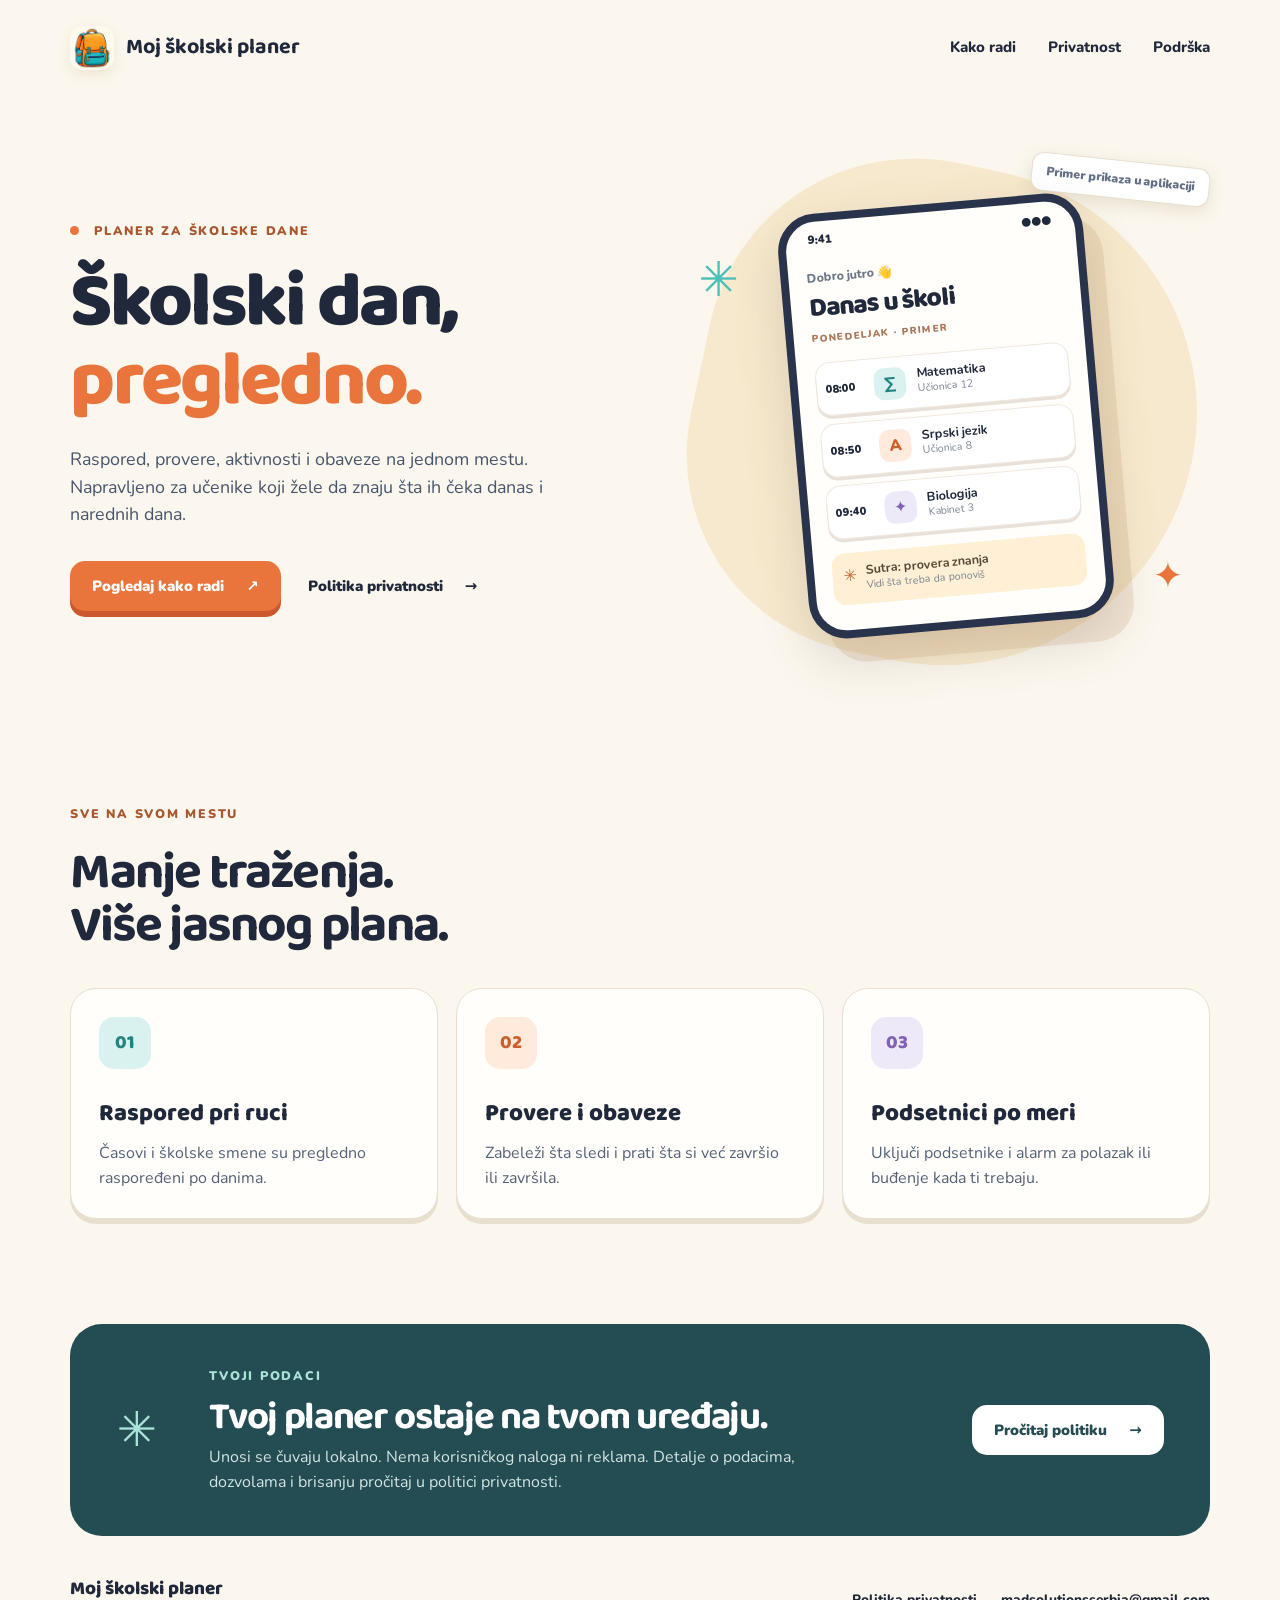
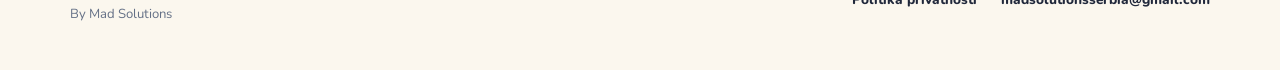
<file: index.html>
<!doctype html>
<html lang="sr">
<head>
  <meta charset="utf-8">
  <meta name="viewport" content="width=device-width, initial-scale=1">
  <meta name="theme-color" content="#fbf7ee">
  <meta name="description" content="Moj školski planer pomaže učenicima da na jednom mestu prate raspored, provere, aktivnosti i obaveze.">
  <title>Moj školski planer · Školski dan, pregledno</title>
  <link rel="icon" type="image/png" href="./icon-192.png">
  <link rel="stylesheet" href="./styles.css">
</head>
<body>
  <div class="site-shell">
    <header class="site-header">
      <a class="brand" href="./" aria-label="Moj školski planer, početna">
        <img src="./icon-192.png" width="44" height="44" alt="">
        <span>Moj školski planer</span>
      </a>
      <nav aria-label="Glavna navigacija">
        <a href="#kako-radi">Kako radi</a>
        <a href="./privatnost/">Privatnost</a>
        <a href="mailto:madsolutionsserbia@gmail.com">Podrška</a>
      </nav>
    </header>

    <main>
      <section class="hero" aria-labelledby="hero-title">
        <div class="hero-copy">
          <p class="eyebrow"><span class="eyebrow-dot"></span> Planer za školske dane</p>
          <h1 id="hero-title">Školski dan,<br><em>pregledno.</em></h1>
          <p class="lead">Raspored, provere, aktivnosti i obaveze na jednom mestu. Napravljeno za učenike koji žele da znaju šta ih čeka danas i narednih dana.</p>
          <div class="hero-actions">
            <a class="button button-primary" href="#kako-radi">Pogledaj kako radi <span aria-hidden="true">↗</span></a>
            <a class="button button-text" href="./privatnost/">Politika privatnosti <span aria-hidden="true">→</span></a>
          </div>
        </div>

        <div class="preview-wrap">
          <div class="preview-note">Primer prikaza u aplikaciji</div>
          <div class="phone" aria-label="Ilustracija dnevnog rasporeda">
            <div class="phone-top"><span>9:41</span><span aria-hidden="true">●●●</span></div>
            <div class="phone-body">
              <div class="phone-greeting">Dobro jutro 👋</div>
              <h2>Danas u školi</h2>
              <div class="phone-date">PONEDELJAK · PRIMER</div>
              <div class="lesson"><span class="lesson-time">08:00</span><span class="lesson-icon teal">∑</span><span><strong>Matematika</strong><small>Učionica 12</small></span></div>
              <div class="lesson"><span class="lesson-time">08:50</span><span class="lesson-icon orange">A</span><span><strong>Srpski jezik</strong><small>Učionica 8</small></span></div>
              <div class="lesson"><span class="lesson-time">09:40</span><span class="lesson-icon lilac">✦</span><span><strong>Biologija</strong><small>Kabinet 3</small></span></div>
              <div class="phone-reminder"><span aria-hidden="true">✳</span><span><strong>Sutra: provera znanja</strong><small>Vidi šta treba da ponoviš</small></span></div>
            </div>
          </div>
          <span class="orbit orbit-one" aria-hidden="true">✳</span>
          <span class="orbit orbit-two" aria-hidden="true">✦</span>
        </div>
      </section>

      <section class="features" id="kako-radi" aria-labelledby="features-title">
        <div class="section-intro"><p class="eyebrow">Sve na svom mestu</p><h2 id="features-title">Manje traženja.<br>Više jasnog plana.</h2></div>
        <div class="feature-grid">
          <article class="feature-card"><div class="feature-symbol teal">01</div><h3>Raspored pri ruci</h3><p>Časovi i školske smene su pregledno raspoređeni po danima.</p></article>
          <article class="feature-card"><div class="feature-symbol orange">02</div><h3>Provere i obaveze</h3><p>Zabeleži šta sledi i prati šta si već završio ili završila.</p></article>
          <article class="feature-card"><div class="feature-symbol lilac">03</div><h3>Podsetnici po meri</h3><p>Uključi podsetnike i alarm za polazak ili buđenje kada ti trebaju.</p></article>
        </div>
      </section>

      <section class="privacy-highlight" aria-labelledby="privacy-title">
        <div class="privacy-symbol" aria-hidden="true">✳</div>
        <div><p class="eyebrow">Tvoji podaci</p><h2 id="privacy-title">Tvoj planer ostaje na tvom uređaju.</h2><p>Unosi se čuvaju lokalno. Nema korisničkog naloga ni reklama. Detalje o podacima, dozvolama i brisanju pročitaj u politici privatnosti.</p></div>
        <a class="button button-light" href="./privatnost/">Pročitaj politiku <span aria-hidden="true">→</span></a>
      </section>
    </main>

    <footer class="site-footer">
      <div><strong>Moj školski planer</strong><span>By Mad Solutions</span></div>
      <div class="footer-links"><a href="./privatnost/">Politika privatnosti</a><a href="mailto:madsolutionsserbia@gmail.com">madsolutionsserbia@gmail.com</a></div>
    </footer>
  </div>
</body>
</html>
</file>
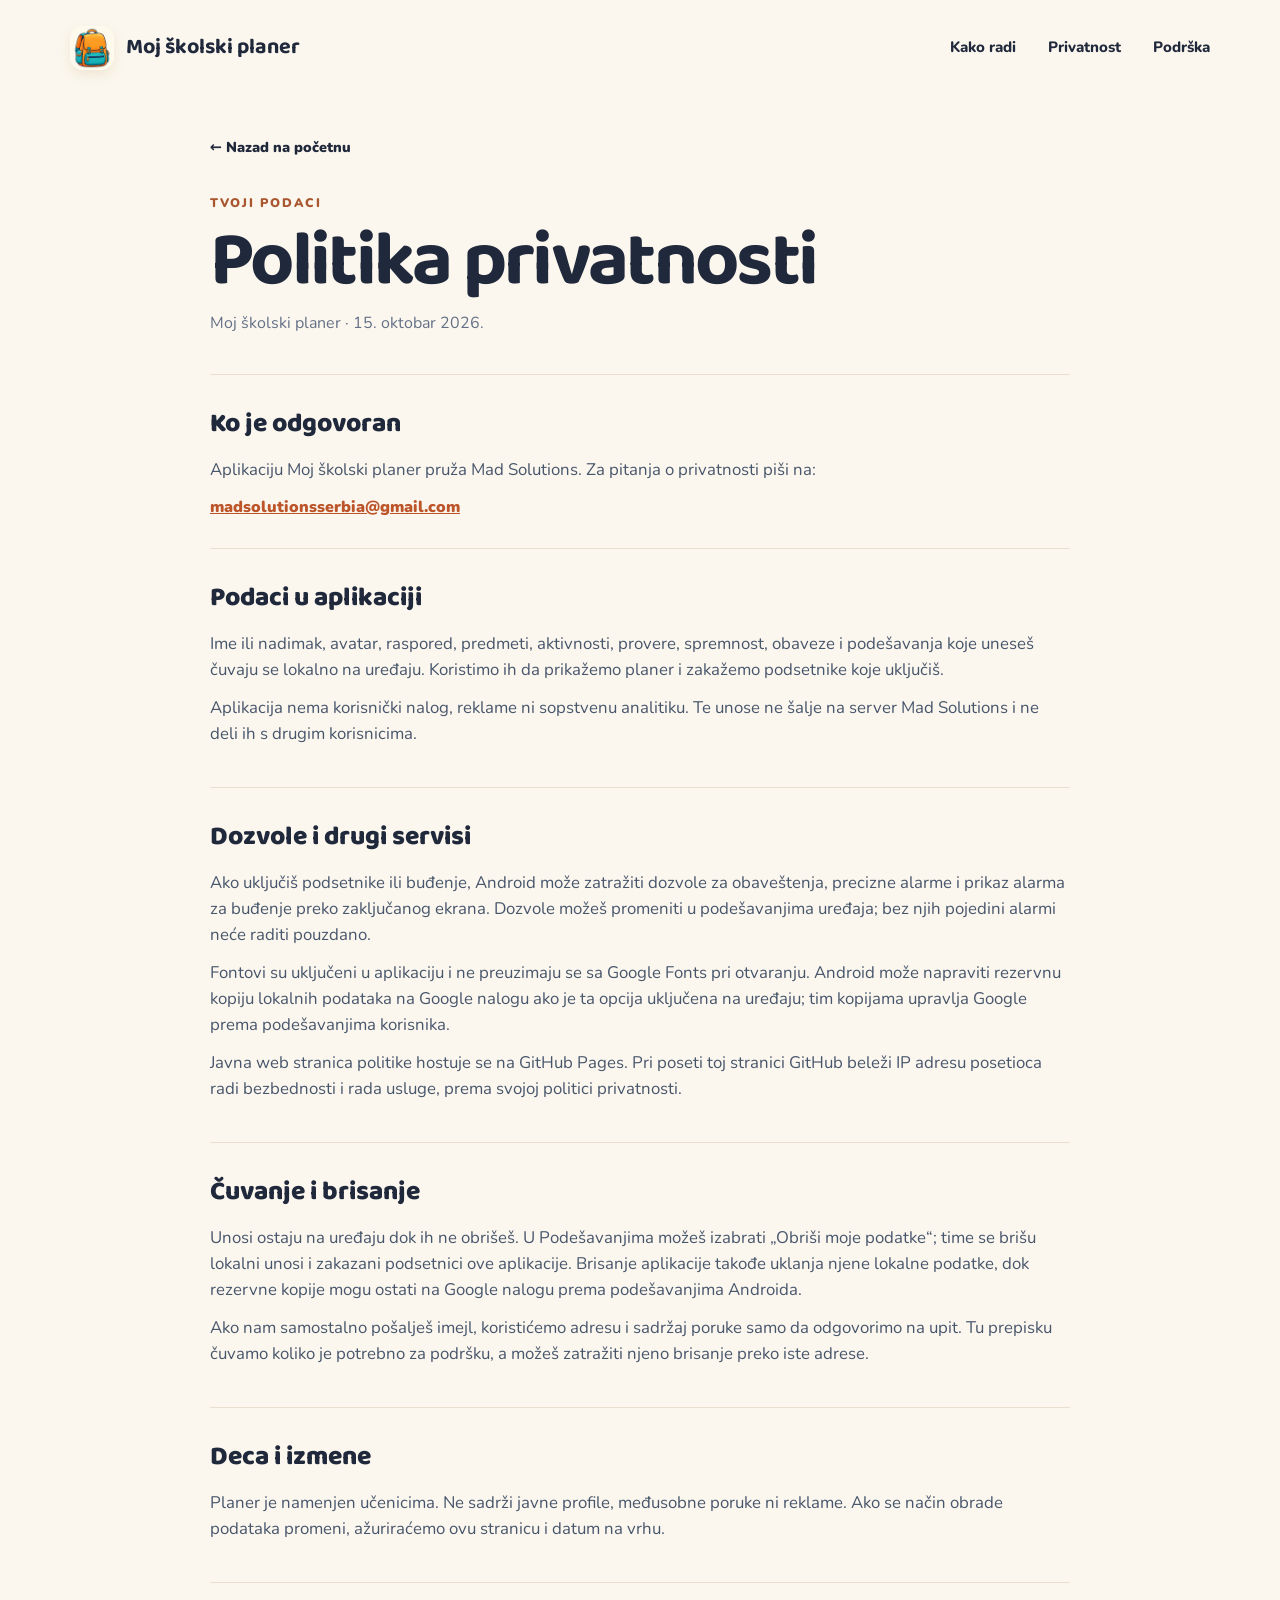
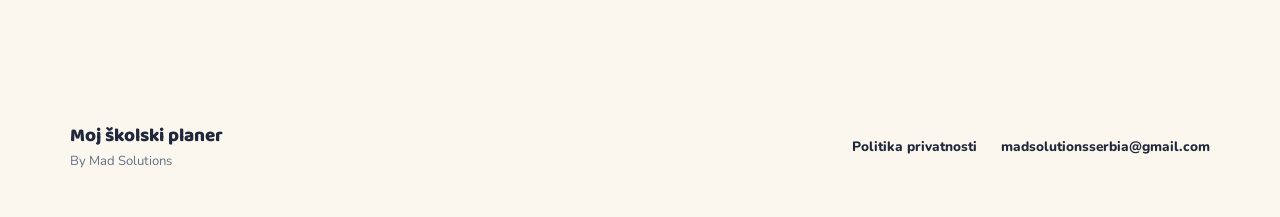
<file: privatnost/index.html>
<!doctype html>
<html lang="sr">
<head>
  <meta charset="utf-8">
  <meta name="viewport" content="width=device-width, initial-scale=1">
  <meta name="theme-color" content="#fbf7ee">
  <meta name="description" content="Politika privatnosti aplikacije Moj školski planer: lokalni podaci, dozvole, čuvanje i brisanje.">
  <title>Politika privatnosti · Moj školski planer</title>
  <link rel="icon" type="image/png" href="../icon-192.png">
  <link rel="stylesheet" href="../styles.css">
</head>
<body>
  <div class="site-shell">
    <header class="site-header">
      <a class="brand" href="../" aria-label="Moj školski planer, početna"><img src="../icon-192.png" width="44" height="44" alt=""><span>Moj školski planer</span></a>
      <nav aria-label="Glavna navigacija"><a href="../#kako-radi">Kako radi</a><a href="./" aria-current="page">Privatnost</a><a href="mailto:madsolutionsserbia@gmail.com">Podrška</a></nav>
    </header>
    <main class="policy-main">
      <a class="back-link" href="../">← Nazad na početnu</a>
      <div class="policy-head"><p class="eyebrow">Tvoji podaci</p><h1>Politika privatnosti</h1><p class="policy-date">Moj školski planer · 15. oktobar 2026.</p></div>
      <section class="policy-section">
        <h2>Ko je odgovoran</h2>
        <p>Aplikaciju Moj školski planer pruža Mad Solutions. Za pitanja o privatnosti piši na:</p>
        <a href="mailto:madsolutionsserbia@gmail.com">madsolutionsserbia@gmail.com</a>
      </section>
      <section class="policy-section">
        <h2>Podaci u aplikaciji</h2>
        <p>Ime ili nadimak, avatar, raspored, predmeti, aktivnosti, provere, spremnost, obaveze i podešavanja koje uneseš čuvaju se lokalno na uređaju. Koristimo ih da prikažemo planer i zakažemo podsetnike koje uključiš.</p>
        <p>Aplikacija nema korisnički nalog, reklame ni sopstvenu analitiku. Te unose ne šalje na server Mad Solutions i ne deli ih s drugim korisnicima.</p>
      </section>
      <section class="policy-section">
        <h2>Dozvole i drugi servisi</h2>
        <p>Ako uključiš podsetnike ili buđenje, Android može zatražiti dozvole za obaveštenja, precizne alarme i prikaz alarma za buđenje preko zaključanog ekrana. Dozvole možeš promeniti u podešavanjima uređaja; bez njih pojedini alarmi neće raditi pouzdano.</p>
        <p>Fontovi su uključeni u aplikaciju i ne preuzimaju se sa Google Fonts pri otvaranju. Android može napraviti rezervnu kopiju lokalnih podataka na Google nalogu ako je ta opcija uključena na uređaju; tim kopijama upravlja Google prema podešavanjima korisnika.</p>
        <p>Javna web stranica politike hostuje se na GitHub Pages. Pri poseti toj stranici GitHub beleži IP adresu posetioca radi bezbednosti i rada usluge, prema svojoj politici privatnosti.</p>
      </section>
      <section class="policy-section">
        <h2>Čuvanje i brisanje</h2>
        <p>Unosi ostaju na uređaju dok ih ne obrišeš. U Podešavanjima možeš izabrati „Obriši moje podatke“; time se brišu lokalni unosi i zakazani podsetnici ove aplikacije. Brisanje aplikacije takođe uklanja njene lokalne podatke, dok rezervne kopije mogu ostati na Google nalogu prema podešavanjima Androida.</p>
        <p>Ako nam samostalno pošalješ imejl, koristićemo adresu i sadržaj poruke samo da odgovorimo na upit. Tu prepisku čuvamo koliko je potrebno za podršku, a možeš zatražiti njeno brisanje preko iste adrese.</p>
      </section>
      <section class="policy-section">
        <h2>Deca i izmene</h2>
        <p>Planer je namenjen učenicima. Ne sadrži javne profile, međusobne poruke ni reklame. Ako se način obrade podataka promeni, ažuriraćemo ovu stranicu i datum na vrhu.</p>
      </section>
    </main>
    <footer class="site-footer"><div><strong>Moj školski planer</strong><span>By Mad Solutions</span></div><div class="footer-links"><a href="./">Politika privatnosti</a><a href="mailto:madsolutionsserbia@gmail.com">madsolutionsserbia@gmail.com</a></div></footer>
  </div>
</body>
</html>
</file>
<file: styles.css>
@font-face{font-family:Nunito;src:url("./fonts/nunito-latin-wght-normal.woff2") format("woff2");font-style:normal;font-weight:200 1000;font-display:swap;unicode-range:U+0000-00FF,U+0131,U+0152-0153,U+02BB-02BC,U+02C6,U+02DA,U+02DC,U+0304,U+0308,U+0329,U+2000-206F,U+20AC,U+2122,U+2191,U+2193,U+2212,U+2215,U+FEFF,U+FFFD}
@font-face{font-family:Nunito;src:url("./fonts/nunito-latin-ext-wght-normal.woff2") format("woff2");font-style:normal;font-weight:200 1000;font-display:swap;unicode-range:U+0100-02BA,U+02BD-02C5,U+02C7-02CC,U+02CE-02D7,U+02DD-02FF,U+0304,U+0308,U+0329,U+1D00-1DBF,U+1E00-1E9F,U+1EF2-1EFF,U+2020,U+20A0-20AB,U+20AD-20C0,U+2113,U+2C60-2C7F,U+A720-A7FF}
@font-face{font-family:Baloo;src:url("./fonts/baloo-2-latin-wght-normal.woff2") format("woff2");font-style:normal;font-weight:400 800;font-display:swap;unicode-range:U+0000-00FF,U+0131,U+0152-0153,U+02BB-02BC,U+02C6,U+02DA,U+02DC,U+0304,U+0308,U+0329,U+2000-206F,U+20AC,U+2122,U+2191,U+2193,U+2212,U+2215,U+FEFF,U+FFFD}
@font-face{font-family:Baloo;src:url("./fonts/baloo-2-latin-ext-wght-normal.woff2") format("woff2");font-style:normal;font-weight:400 800;font-display:swap;unicode-range:U+0100-02BA,U+02BD-02C5,U+02C7-02CC,U+02CE-02D7,U+02DD-02FF,U+0304,U+0308,U+0329,U+1D00-1DBF,U+1E00-1E9F,U+1EF2-1EFF,U+2020,U+20A0-20AB,U+20AD-20C0,U+2113,U+2C60-2C7F,U+A720-A7FF}
:root{color-scheme:light;--ink:#20283b;--muted:#647086;--cream:#fbf7ee;--paper:#fffefa;--orange:#e9753c;--orange-dark:#cc592d;--teal:#4bbeb6;--line:#e8dfd1}*{box-sizing:border-box}html{scroll-behavior:smooth}body{margin:0;background:var(--cream);color:var(--ink);font-family:Nunito,system-ui,sans-serif;line-height:1.55}a{color:inherit}a:focus-visible{outline:3px solid var(--teal);outline-offset:4px;border-radius:5px}.site-shell{max-width:1380px;margin:auto;padding:0 5.5%}.site-header{min-height:96px;display:flex;align-items:center;justify-content:space-between;gap:24px}.brand{display:inline-flex;align-items:center;gap:12px;text-decoration:none;font-family:Baloo,Nunito,sans-serif;font-size:1.35rem;font-weight:700;line-height:1.1}.brand img{border-radius:13px;box-shadow:0 5px 12px #dbb99445}.site-header nav{display:flex;gap:32px;align-items:center}.site-header nav a{text-decoration:none;font-weight:800;font-size:.94rem}.site-header nav a:hover,.footer-links a:hover{color:var(--orange-dark)}.hero{min-height:620px;display:grid;grid-template-columns:minmax(0,1fr) minmax(340px,.95fr);gap:5%;align-items:center;padding:50px 0 88px}.eyebrow{text-transform:uppercase;letter-spacing:.14em;font-weight:900;font-size:.78rem;color:#a95730;margin:0 0 24px}.eyebrow-dot{display:inline-block;width:9px;height:9px;background:var(--orange);border-radius:50%;margin-right:9px}.hero h1,.section-intro h2,.privacy-highlight h2,.policy-head h1{font-family:Baloo,Nunito,sans-serif;line-height:1.02;letter-spacing:-.035em}.hero h1{font-size:clamp(3.6rem,6vw,6.7rem);margin:0 0 25px;font-weight:800}.hero h1 em{font-style:normal;color:var(--orange)}.lead{font-size:1.12rem;max-width:520px;color:#48566c;margin:0}.hero-actions{display:flex;flex-wrap:wrap;align-items:center;gap:17px;margin-top:32px}.button{display:inline-flex;align-items:center;justify-content:center;gap:22px;min-height:50px;padding:12px 22px;border-radius:15px;font-size:.93rem;font-weight:900;text-decoration:none;white-space:nowrap}.button-primary{background:var(--orange);color:white;box-shadow:0 6px 0 var(--orange-dark)}.button-primary:hover{transform:translateY(2px);box-shadow:0 4px 0 var(--orange-dark)}.button-text{color:var(--ink);padding-left:10px}.button-text:hover{color:var(--orange-dark)}.preview-wrap{position:relative;min-height:540px;display:grid;place-items:center;isolation:isolate}.preview-wrap:before{content:"";position:absolute;width:min(500px,100%);aspect-ratio:1;background:#f7e9cd;border-radius:46% 54% 56% 44%;transform:rotate(12deg);z-index:-1}.preview-note{position:absolute;right:0;top:14px;transform:rotate(6deg);background:white;border:1px solid var(--line);padding:9px 14px;border-radius:12px;font-size:.76rem;font-weight:900;color:var(--muted);box-shadow:0 5px 16px #a7875533}.phone{width:306px;background:#fffefa;border:8px solid #29344c;border-radius:38px;box-shadow:18px 25px 0 #b7855b2e,0 20px 50px #65574633;transform:rotate(-5deg);overflow:hidden}.phone-top{height:42px;padding:10px 23px;display:flex;justify-content:space-between;font-size:.72rem;font-weight:900}.phone-body{padding:5px 18px 25px}.phone-greeting{font-size:.77rem;color:#6c7687;font-weight:800}.phone h2{font:800 1.65rem Baloo,Nunito,sans-serif;letter-spacing:-.03em;margin:0}.phone-date{font-size:.61rem;font-weight:900;letter-spacing:.12em;color:#ab795a;margin:1px 0 17px}.lesson{display:grid;grid-template-columns:40px 34px 1fr;gap:9px;align-items:center;background:white;border:1px solid #efe8df;border-radius:15px;padding:10px 8px;margin-bottom:8px;box-shadow:0 3px 0 #e9e1d7}.lesson-time{font-size:.69rem;font-weight:900}.lesson-icon{width:32px;height:32px;border-radius:10px;display:grid;place-items:center;font-weight:900}.lesson strong,.phone-reminder strong{display:block;font-size:.79rem;line-height:1.1}.lesson small,.phone-reminder small{display:block;font-size:.66rem;color:#7b8491}.teal{background:#d9f2ef;color:#22847f}.orange{background:#ffeadc;color:#cb602d}.lilac{background:#ede9f8;color:#8062b5}.phone-reminder{display:flex;gap:9px;background:#fff0d5;border-radius:13px;padding:11px;margin-top:14px;color:#bd6932}.phone-reminder strong{color:#5b4738}.orbit{position:absolute;font-size:3rem;font-weight:900;color:var(--teal)}.orbit-one{left:3%;top:18%}.orbit-two{right:5%;bottom:15%;color:var(--orange);font-size:2.3rem}.features{padding:30px 0 105px}.section-intro h2{font-size:clamp(2.8rem,4vw,4.4rem);margin:0 0 36px}.feature-grid{display:grid;grid-template-columns:repeat(3,1fr);gap:18px}.feature-card{background:var(--paper);border:1px solid var(--line);border-radius:26px;padding:28px;box-shadow:0 5px 0 #e9dfcf}.feature-symbol{width:52px;height:52px;display:grid;place-items:center;border-radius:15px;font:800 1.2rem Baloo,Nunito,sans-serif}.feature-card h3{font:800 1.5rem Baloo,Nunito,sans-serif;margin:25px 0 8px}.feature-card p{margin:0;color:#546176}.privacy-highlight{background:#244d53;color:white;border-radius:32px;display:grid;grid-template-columns:68px 1fr auto;gap:25px;align-items:center;padding:42px 46px}.privacy-symbol{font-size:3rem;line-height:1;color:#a9e2d6}.privacy-highlight .eyebrow{color:#a9e2d6;margin-bottom:12px}.privacy-highlight h2{font-size:clamp(2rem,3vw,3rem);margin:0 0 8px}.privacy-highlight p:last-child{margin:0;color:#d3e4e3;max-width:600px}.button-light{background:white;color:#254c53}.button-light:hover{background:#e8f7f4}.site-footer{display:flex;justify-content:space-between;gap:25px;padding:38px 0 45px}.site-footer strong,.site-footer span{display:block}.site-footer strong{font:800 1.18rem Baloo,Nunito,sans-serif}.site-footer span{font-size:.82rem;color:var(--muted)}.footer-links{display:flex;align-items:center;gap:24px;flex-wrap:wrap;font-size:.85rem;font-weight:800}.footer-links a{text-decoration:none}.policy-main{max-width:860px;margin:30px auto 100px}.back-link{display:inline-block;font-weight:900;text-decoration:none;font-size:.9rem;margin:10px 0 35px}.back-link:hover{color:var(--orange-dark)}.policy-head{margin-bottom:38px}.policy-head .eyebrow{margin-bottom:10px}.policy-head h1{font-size:clamp(3rem,6vw,5rem);margin:0 0 10px}.policy-date{color:var(--muted);margin:0}.policy-section{padding:28px 0;border-top:1px solid var(--line)}.policy-section h2{font:800 1.65rem Baloo,Nunito,sans-serif;margin:0 0 12px}.policy-section p{font-size:1.05rem;color:#48566c;margin:0 0 12px}.policy-section a{color:#bd552a;font-weight:900;overflow-wrap:anywhere}.policy-section:last-child{border-bottom:1px solid var(--line)}
@media(max-width:900px){.hero{grid-template-columns:1fr;gap:25px;padding-top:40px}.hero-copy{max-width:620px}.preview-wrap{min-height:490px}.features{padding-top:10px}.privacy-highlight{grid-template-columns:50px 1fr}.privacy-highlight .button{grid-column:2;justify-self:start}}
@media(max-width:650px){.site-shell{padding:0 20px}.site-header{min-height:80px;align-items:flex-start;padding-top:17px;flex-wrap:wrap;gap:10px}.brand{font-size:1.1rem}.brand img{width:36px;height:36px}.site-header nav{width:100%;justify-content:space-between;gap:10px;padding:0 0 14px}.site-header nav a{font-size:.78rem}.hero{padding:28px 0 65px}.hero h1{font-size:clamp(3.35rem,13vw,4.8rem)}.lead{font-size:1rem}.preview-wrap{min-height:470px}.preview-note{right:2%;top:0}.phone{width:280px}.orbit-one{left:0}.orbit-two{right:0}.feature-grid{grid-template-columns:1fr}.features{padding-bottom:75px}.section-intro h2{font-size:2.8rem}.feature-card{padding:23px}.privacy-highlight{display:block;padding:29px 26px;border-radius:26px}.privacy-symbol{margin-bottom:8px}.privacy-highlight .button{margin-top:25px}.site-footer{display:block}.footer-links{margin-top:20px;display:block}.footer-links a{display:block;margin-top:10px}.policy-main{margin:10px auto 70px}.policy-section{padding:23px 0}.policy-section p{font-size:1rem}}
@media(prefers-reduced-motion:reduce){html{scroll-behavior:auto}.button-primary:hover{transform:none}}
</file>
